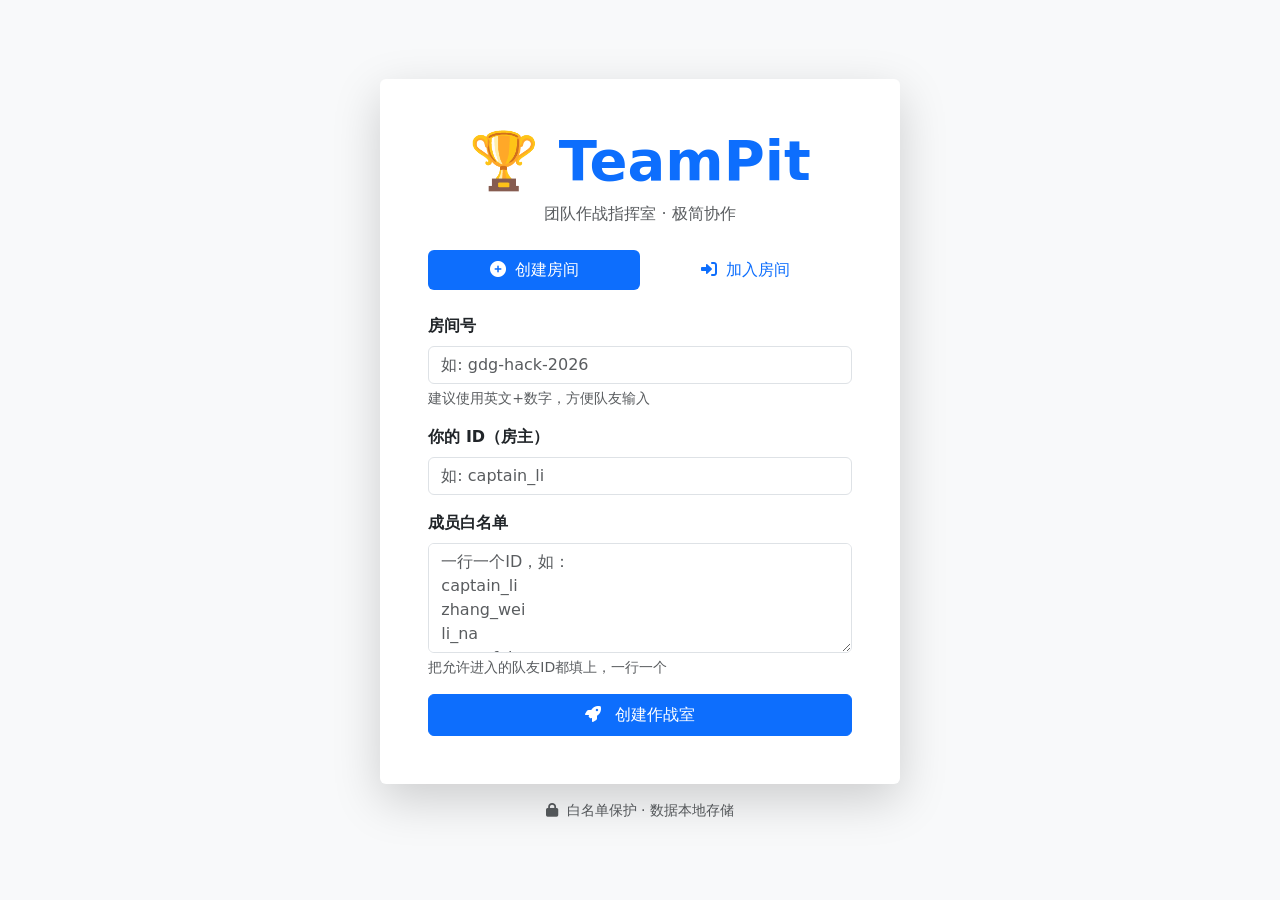
<file: index.html>
<!DOCTYPE html>
<html lang="zh-CN">
<head>
    <meta charset="UTF-8" />
    <meta name="viewport" content="width=device-width, initial-scale=1.0" />
    <title>TeamPit - 团队作战指挥室</title>
    <!-- Bootstrap 5 -->
    <link href="https://cdn.jsdelivr.net/npm/bootstrap@5.3.0/dist/css/bootstrap.min.css" rel="stylesheet" />
    <!-- Font Awesome 6 -->
    <link rel="stylesheet" href="https://cdnjs.cloudflare.com/ajax/libs/font-awesome/6.0.0-beta3/css/all.min.css" />
    <!-- 自定义样式 -->
    <link rel="stylesheet" href="/static/style.css" />
</head>
<body>

<div id="app" class="container-fluid p-0">

    <!-- ============================================================ -->
    <!-- 页面1: 入口页 (创建/加入房间) -->
    <!-- ============================================================ -->
    <div id="page-entry" class="page">
        <div class="row min-vh-100 align-items-center justify-content-center bg-light">
            <div class="col-12 col-md-8 col-lg-6 col-xl-5">
                <div class="card shadow-lg border-0">
                    <div class="card-body p-5">
                        <div class="text-center mb-4">
                            <h1 class="display-4 fw-bold text-primary">🏆 TeamPit</h1>
                            <p class="text-muted">团队作战指挥室 · 极简协作</p>
                        </div>

                        <!-- Tab 切换 -->
                        <ul class="nav nav-pills nav-fill mb-4" role="tablist">
                            <li class="nav-item" role="presentation">
                                <button class="nav-link active" data-bs-toggle="pill" data-bs-target="#tab-create" type="button">
                                    <i class="fas fa-plus-circle me-1"></i> 创建房间
                                </button>
                            </li>
                            <li class="nav-item" role="presentation">
                                <button class="nav-link" data-bs-toggle="pill" data-bs-target="#tab-join" type="button">
                                    <i class="fas fa-sign-in-alt me-1"></i> 加入房间
                                </button>
                            </li>
                        </ul>

                        <div class="tab-content">
                            <!-- 创建房间 Tab -->
                            <div class="tab-pane fade show active" id="tab-create">
                                <form id="form-create">
                                    <div class="mb-3">
                                        <label class="form-label fw-semibold">房间号</label>
                                        <input type="text" id="create-room-id" class="form-control" placeholder="如: gdg-hack-2026" required />
                                        <div class="form-text">建议使用英文+数字，方便队友输入</div>
                                    </div>
                                    <div class="mb-3">
                                        <label class="form-label fw-semibold">你的 ID（房主）</label>
                                        <input type="text" id="create-owner-id" class="form-control" placeholder="如: captain_li" required />
                                    </div>
                                    <div class="mb-3">
                                        <label class="form-label fw-semibold">成员白名单</label>
                                        <textarea id="create-whitelist" class="form-control" rows="4" placeholder="一行一个ID，如：&#10;captain_li&#10;zhang_wei&#10;li_na&#10;wang_fei" required></textarea>
                                        <div class="form-text">把允许进入的队友ID都填上，一行一个</div>
                                    </div>
                                    <button type="submit" class="btn btn-primary w-100 py-2">
                                        <i class="fas fa-rocket me-2"></i> 创建作战室
                                    </button>
                                </form>
                            </div>

                            <!-- 加入房间 Tab -->
                            <div class="tab-pane fade" id="tab-join">
                                <form id="form-join">
                                    <div class="mb-3">
                                        <label class="form-label fw-semibold">房间号</label>
                                        <input type="text" id="join-room-id" class="form-control" placeholder="房主告诉你的房间号" required />
                                    </div>
                                    <div class="mb-3">
                                        <label class="form-label fw-semibold">你的 ID</label>
                                        <input type="text" id="join-user-id" class="form-control" placeholder="房主给你分配的ID" required />
                                    </div>
                                    <button type="submit" class="btn btn-success w-100 py-2">
                                        <i class="fas fa-door-open me-2"></i> 进入作战室
                                    </button>
                                </form>
                            </div>
                        </div>

                        <!-- 错误提示 -->
                        <div id="entry-error" class="alert alert-danger mt-3 d-none"></div>
                    </div>
                </div>
                <div class="text-center mt-3 text-muted small">
                    <i class="fas fa-lock me-1"></i> 白名单保护 · 数据本地存储
                </div>
            </div>
        </div>
    </div>

    <!-- ============================================================ -->
    <!-- 页面2: 主面板 (任务板/灵感墙/文件仓/站会) -->
    <!-- ============================================================ -->
    <div id="page-dashboard" class="page d-none">
        <!-- 顶部导航栏 -->
        <nav class="navbar navbar-expand-lg navbar-dark bg-primary sticky-top shadow-sm">
            <div class="container-fluid">
                <a class="navbar-brand fw-bold" href="#">
                    <i class="fas fa-flag-checkered me-2"></i>TeamPit
                </a>
                <span class="navbar-text text-light d-none d-md-inline">
                    <i class="fas fa-hashtag me-1"></i> <span id="dash-room-id">---</span>
                </span>
                <span class="navbar-text text-light mx-3">
                    <i class="fas fa-user me-1"></i> <span id="dash-user-id">---</span>
                </span>
                <button class="btn btn-outline-light btn-sm ms-auto" id="btn-leave">
                    <i class="fas fa-sign-out-alt me-1"></i> 退出
                </button>
            </div>
        </nav>

        <!-- 功能 Tab 切换 -->
        <ul class="nav nav-tabs nav-fill bg-light border-bottom" id="dash-tabs" role="tablist">
            <li class="nav-item" role="presentation">
                <button class="nav-link active" data-bs-toggle="tab" data-bs-target="#tab-tasks" type="button">
                    <i class="fas fa-tasks me-1"></i> 任务板
                </button>
            </li>
            <li class="nav-item" role="presentation">
                <button class="nav-link" data-bs-toggle="tab" data-bs-target="#tab-ideas" type="button">
                    <i class="fas fa-lightbulb me-1"></i> 灵感墙
                </button>
            </li>
            <li class="nav-item" role="presentation">
                <button class="nav-link" data-bs-toggle="tab" data-bs-target="#tab-files" type="button">
                    <i class="fas fa-folder-open me-1"></i> 文件仓
                </button>
            </li>
            <li class="nav-item" role="presentation">
                <button class="nav-link" data-bs-toggle="tab" data-bs-target="#tab-checkin" type="button">
                    <i class="fas fa-clipboard-check me-1"></i> 每日站会
                </button>
            </li>
        </ul>

        <!-- Tab 内容 -->
        <div class="tab-content p-3">

            <!-- ========== 任务板 ========== -->
            <div class="tab-pane fade show active" id="tab-tasks">
                <div class="row mb-3">
                    <div class="col">
                        <button class="btn btn-primary btn-sm" data-bs-toggle="modal" data-bs-target="#modal-task">
                            <i class="fas fa-plus me-1"></i> 新建任务
                        </button>
                    </div>
                </div>
                <div class="row">
                    <div class="col-md-4">
                        <div class="card bg-light border-0">
                            <div class="card-header bg-secondary text-white fw-bold">📋 待办</div>
                            <div class="card-body task-list" data-status="todo"></div>
                        </div>
                    </div>
                    <div class="col-md-4">
                        <div class="card bg-light border-0">
                            <div class="card-header bg-warning text-dark fw-bold">⚡ 进行中</div>
                            <div class="card-body task-list" data-status="doing"></div>
                        </div>
                    </div>
                    <div class="col-md-4">
                        <div class="card bg-light border-0">
                            <div class="card-header bg-success text-white fw-bold">✅ 已完成</div>
                            <div class="card-body task-list" data-status="done"></div>
                        </div>
                    </div>
                </div>
            </div>

            <!-- ========== 灵感墙 ========== -->
            <div class="tab-pane fade" id="tab-ideas">
                <div class="row mb-3">
                    <div class="col">
                        <form id="form-idea" class="d-flex gap-2">
                            <input type="text" id="idea-content" class="form-control" placeholder="随手扔个想法..." required />
                            <button type="submit" class="btn btn-primary btn-sm">
                                <i class="fas fa-paper-plane me-1"></i> 发布
                            </button>
                        </form>
                    </div>
                </div>
                <div id="idea-list" class="list-group"></div>
            </div>

            <!-- ========== 文件仓 ========== -->
            <div class="tab-pane fade" id="tab-files">
                <div class="row mb-3">
                    <div class="col">
                        <form id="form-file" class="d-flex gap-2 flex-wrap">
                            <input type="file" id="file-input" class="form-control form-control-sm" style="width:auto;" required />
                            <input type="text" id="file-tags" class="form-control form-control-sm" placeholder="标签 (如: 设计稿)" style="width:150px;" />
                            <button type="submit" class="btn btn-primary btn-sm">
                                <i class="fas fa-upload me-1"></i> 上传
                            </button>
                        </form>
                    </div>
                </div>
                <div id="file-list" class="row g-3"></div>
            </div>

            <!-- ========== 每日站会（所有字段选填） ========== -->
            <div class="tab-pane fade" id="tab-checkin">
                <div class="row mb-3">
                    <div class="col">
                        <div class="card border-0 bg-light">
                            <div class="card-body">
                                <h6 class="card-title fw-bold"><i class="fas fa-pen me-2"></i>今日签到</h6>
                                <form id="form-checkin">
                                    <div class="mb-2">
                                        <label class="form-label small">昨天做了什么？</label>
                                        <input type="text" id="checkin-yesterday" class="form-control form-control-sm" placeholder="（选填）" />
                                    </div>
                                    <div class="mb-2">
                                        <label class="form-label small">今天要做什么？</label>
                                        <input type="text" id="checkin-today" class="form-control form-control-sm" placeholder="（选填）" />
                                    </div>
                                    <div class="mb-2">
                                        <label class="form-label small">遇到的阻碍？</label>
                                        <input type="text" id="checkin-blocked" class="form-control form-control-sm" placeholder="（选填）" />
                                    </div>
                                    <button type="submit" class="btn btn-primary btn-sm">
                                        <i class="fas fa-check me-1"></i> 签到
                                    </button>
                                    <span id="checkin-status" class="ms-2 text-muted small"></span>
                                </form>
                            </div>
                        </div>
                    </div>
                </div>
                <div id="checkin-list" class="row g-3"></div>
            </div>

        </div>
    </div>

    <!-- ============================================================ -->
    <!-- 模态框: 新建/编辑任务 -->
    <!-- ============================================================ -->
    <div class="modal fade" id="modal-task" tabindex="-1">
        <div class="modal-dialog modal-sm">
            <div class="modal-content">
                <div class="modal-header">
                    <h6 class="modal-title">新建任务</h6>
                    <button type="button" class="btn-close" data-bs-dismiss="modal"></button>
                </div>
                <div class="modal-body">
                    <form id="form-task">
                        <div class="mb-2">
                            <label class="form-label small">任务标题</label>
                            <input type="text" id="task-title" class="form-control form-control-sm" required />
                        </div>
                        <div class="mb-2">
                            <label class="form-label small">负责人 (输入ID)</label>
                            <input type="text" id="task-assignee" class="form-control form-control-sm" placeholder="如: zhang_wei" />
                        </div>
                        <input type="hidden" id="task-edit-id" value="" />
                        <button type="submit" class="btn btn-primary btn-sm w-100">保存</button>
                    </form>
                </div>
            </div>
        </div>
    </div>

</div>

<!-- ==================== JavaScript ==================== -->
<script src="https://cdn.jsdelivr.net/npm/bootstrap@5.3.0/dist/js/bootstrap.bundle.min.js"></script>
<script src="/static/app.js"></script>

</body>
</html>
</file>
<file: static/style.css>
/* ==================== 全局 ==================== */
body {
    background-color: #f8f9fa;
    font-family: 'Segoe UI', system-ui, -apple-system, sans-serif;
}

.page {
    min-height: 100vh;
}

/* ==================== 任务板 ==================== */
.task-list {
    min-height: 120px;
    padding: 4px;
}

.task-item {
    background: white;
    border-radius: 8px;
    padding: 10px 14px;
    margin-bottom: 8px;
    box-shadow: 0 1px 3px rgba(0,0,0,0.08);
    cursor: pointer;
    transition: all 0.15s ease;
    border-left: 4px solid #6c757d;
    display: flex;
    justify-content: space-between;
    align-items: center;
}

.task-item:hover {
    box-shadow: 0 2px 8px rgba(0,0,0,0.12);
    transform: translateY(-1px);
}

.task-item.todo { border-left-color: #6c757d; }
.task-item.doing { border-left-color: #ffc107; }
.task-item.done { border-left-color: #28a745; opacity: 0.7; }

.task-item .task-title {
    flex: 1;
    font-size: 0.95rem;
}

.task-item .task-assignee {
    font-size: 0.75rem;
    color: #6c757d;
    background: #e9ecef;
    padding: 0 10px;
    border-radius: 12px;
    margin-left: 8px;
}

.task-item .task-actions {
    display: flex;
    gap: 4px;
    margin-left: 8px;
}

.task-item .task-actions button {
    border: none;
    background: none;
    color: #adb5bd;
    padding: 0 4px;
    font-size: 0.8rem;
    transition: color 0.15s;
}

.task-item .task-actions button:hover {
    color: #0d6efd;
}

.task-item .task-actions .btn-delete-task:hover {
    color: #dc3545;
}

.empty-hint {
    color: #adb5bd;
    font-size: 0.85rem;
    text-align: center;
    padding: 20px 0;
}

/* ==================== 灵感墙 ==================== */
.idea-item {
    border-left: 3px solid #ffc107;
    padding: 10px 14px;
    margin-bottom: 6px;
    background: white;
    border-radius: 0 8px 8px 0;
    display: flex;
    justify-content: space-between;
    align-items: center;
}

.idea-item .idea-content {
    flex: 1;
    font-size: 0.95rem;
}

.idea-item .idea-meta {
    font-size: 0.75rem;
    color: #adb5bd;
    margin-left: 12px;
    white-space: nowrap;
}

.idea-item .btn-del-idea {
    border: none;
    background: none;
    color: #adb5bd;
    padding: 0 6px;
}

.idea-item .btn-del-idea:hover {
    color: #dc3545;
}

/* ==================== 文件仓 ==================== */
.file-card {
    background: white;
    border-radius: 10px;
    padding: 16px;
    box-shadow: 0 1px 4px rgba(0,0,0,0.06);
    transition: all 0.15s ease;
    height: 100%;
}

.file-card:hover {
    box-shadow: 0 2px 12px rgba(0,0,0,0.10);
}

.file-card .file-icon {
    font-size: 2rem;
    color: #0d6efd;
    margin-bottom: 8px;
}

.file-card .file-name {
    font-size: 0.9rem;
    font-weight: 600;
    word-break: break-all;
    display: -webkit-box;
    -webkit-line-clamp: 2;
    -webkit-box-orient: vertical;
    overflow: hidden;
}

.file-card .file-tag {
    font-size: 0.7rem;
    background: #e9ecef;
    padding: 2px 10px;
    border-radius: 12px;
    color: #6c757d;
    display: inline-block;
}

.file-card .file-uploader {
    font-size: 0.75rem;
    color: #adb5bd;
}

.file-card .btn-del-file {
    border: none;
    background: none;
    color: #adb5bd;
    padding: 0 4px;
}

.file-card .btn-del-file:hover {
    color: #dc3545;
}

.file-preview-img {
    max-width: 100%;
    max-height: 120px;
    border-radius: 6px;
    object-fit: cover;
}

/* ==================== 站会签到 ==================== */
.checkin-card {
    background: white;
    border-radius: 10px;
    padding: 14px 18px;
    box-shadow: 0 1px 4px rgba(0,0,0,0.06);
    border-left: 4px solid #0d6efd;
    margin-bottom: 10px;
}

.checkin-card .checkin-user {
    font-weight: 600;
    font-size: 0.95rem;
}

.checkin-card .checkin-date {
    font-size: 0.75rem;
    color: #adb5bd;
}

.checkin-card .checkin-item {
    font-size: 0.85rem;
    color: #495057;
}

.checkin-card .checkin-label {
    font-size: 0.7rem;
    color: #adb5bd;
    font-weight: 600;
    text-transform: uppercase;
}

/* ==================== 响应式微调 ==================== */
@media (max-width: 768px) {
    .task-item {
        flex-wrap: wrap;
    }
    .task-item .task-title {
        width: 100%;
        margin-bottom: 4px;
    }
}
</file>
